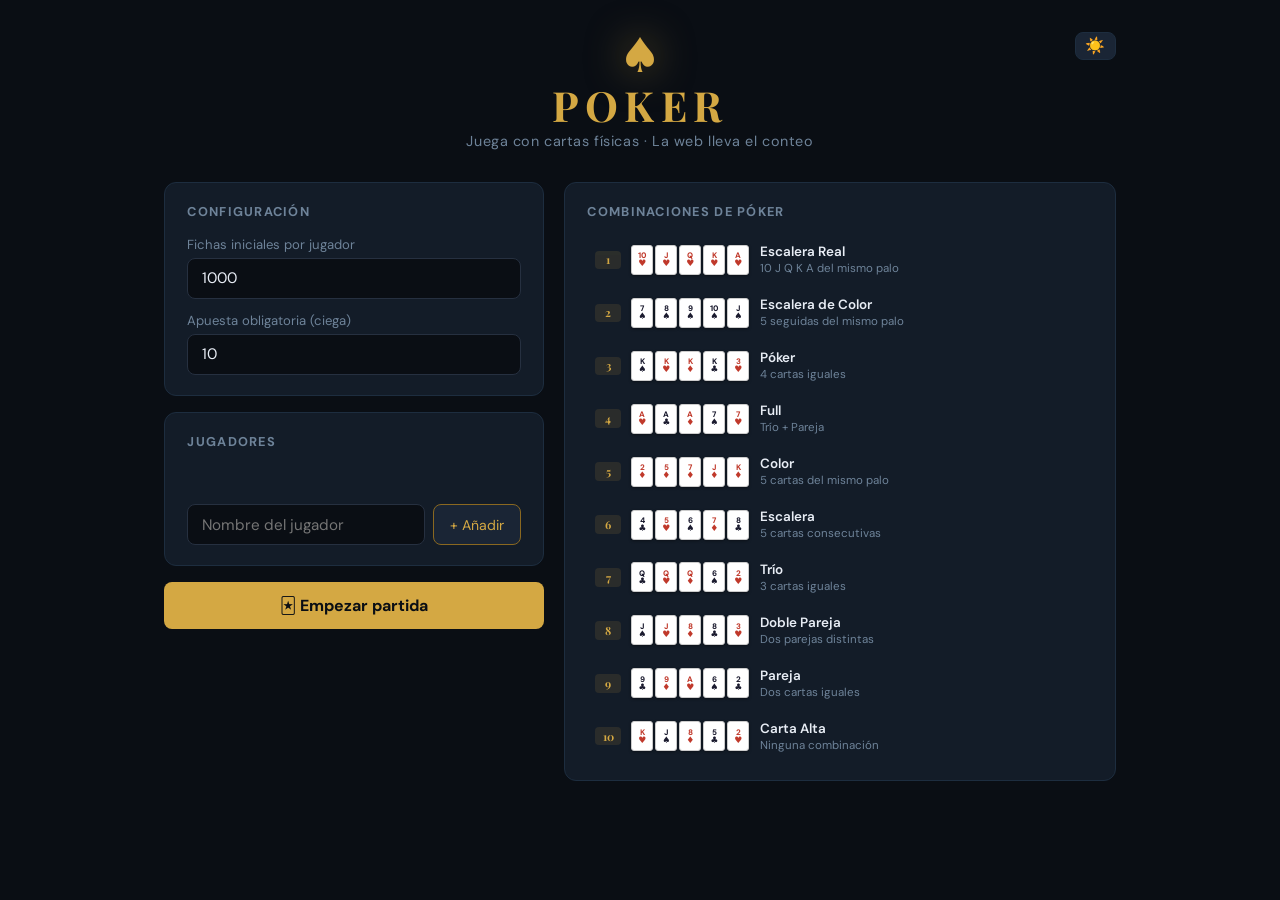
<file: POKER/index.html>
<!DOCTYPE html>
<html lang="es">
<head>
  <meta charset="UTF-8">
  <meta name="viewport" content="width=device-width, initial-scale=1.0">
  <title>Poker — Contador de Fichas</title>
  <link rel="stylesheet" href="styles.css">
</head>
<body>
<div id="app">

  <!-- ══════════════════════ SETUP ══════════════════════ -->
  <section id="setup-screen" class="screen active">
    <div class="setup-wrap">
      <div class="setup-header">
        <div class="logo-suit">♠</div>
        <h1>POKER</h1>
        <p class="subtitle">Juega con cartas físicas · La web lleva el conteo</p>
        <button type="button" id="theme-toggle-setup" class="theme-btn" title="Cambiar tema">☀️</button>
      </div>
      <div class="setup-body">
        <div class="setup-col">
          <div class="setup-card">
            <h2>Configuración</h2>
            <label><span>Fichas iniciales por jugador</span>
              <input type="number" id="initial-money" min="1" value="1000" step="10"></label>
            <label><span>Apuesta obligatoria (ciega)</span>
              <input type="number" id="blind-bet" min="1" value="10" step="1"></label>
          </div>
          <div class="setup-card">
            <h2>Jugadores</h2>
            <div id="players-list"></div>
            <div class="add-player-row">
              <input type="text" id="new-player-name" placeholder="Nombre del jugador" maxlength="20">
              <button type="button" id="add-player-btn">+ Añadir</button>
            </div>
          </div>
          <div id="setup-errors" class="error-msg" hidden></div>
          <button type="button" id="start-game-btn" class="btn-primary">🃏 Empezar partida</button>
        </div>
        <div class="setup-col hands-col">
          <div class="setup-card hands-card">
            <h2>Combinaciones de Póker</h2>
            <div class="hands-visual-list" id="setup-hands-list"></div>
          </div>
        </div>
      </div>
    </div>
  </section>

  <!-- ══════════════════════ GAME ══════════════════════ -->
  <section id="game-screen" class="screen">
    <!-- Top bar -->
    <div class="game-topbar">
      <div class="topbar-left">
        <div class="round-pill">
          <span class="rdot" id="rdot-0"></span>
          <span class="rdot" id="rdot-1"></span>
          <span class="rdot" id="rdot-2"></span>
          <span class="rdot" id="rdot-3"></span>
          <span id="current-round-label" class="round-name">Apuesta inicial</span>
        </div>
      </div>
      <div class="topbar-center"><span class="logo-tiny">♠ POKER</span></div>
      <div class="topbar-right">
        <button type="button" id="theme-toggle" class="theme-btn" title="Cambiar tema">☀️</button>
      </div>
    </div>

    <!-- Two-column layout: table + hands -->
    <div class="game-body" id="game-body">
      <div class="game-arena" id="game-arena">
        <div class="poker-table-wrapper" id="poker-table-wrapper">
          <div class="poker-table">
            <div class="table-felt">
              <div class="table-rail-inner"></div>
              <div class="table-center-content">
                <div class="pot-chips-wrap" id="pot-chips"></div>
                <div class="pot-label-txt">BOTE</div>
                <div id="pot-amount" class="pot-num">0</div>
              </div>
            </div>
          </div>
          <div id="players-seats"></div>
        </div>
      </div>

      <!-- Fixed hands panel -->
      <div class="game-hands-panel">
        <div class="setup-card hands-card compact">
          <h2>Combinaciones</h2>
          <div class="hands-visual-list" id="game-hands-list"></div>
        </div>
      </div>
    </div>

    <!-- Bottom action bar -->
    <div class="action-bar" id="action-bar">
      <div class="action-bar-inner">
        <div class="turn-who">
          <span class="turn-label">Turno de</span>
          <strong id="current-player-name" class="turn-name">—</strong>
        </div>
        <div id="action-buttons" class="action-btns">
          <button type="button" id="btn-pass"  class="btn-action btn-pass">✋ Pasar</button>
          <button type="button" id="btn-call"  class="btn-action btn-call" hidden>🟡 Igualar</button>
          <button type="button" id="btn-raise" class="btn-action btn-raise">📈 Subir</button>
          <button type="button" id="btn-fold"  class="btn-action btn-fold">❌ Retirarse</button>
        </div>
      </div>
    </div>

    <!-- Raise modal -->
    <div id="raise-modal" class="modal" hidden>
      <div class="modal-content">
        <h3>¿Cuánto apuestas?</h3>
        <p class="modal-hint" id="raise-hint">Apuesta total en esta ronda</p>
        <input type="number" id="raise-amount" min="1" placeholder="Cantidad total">
        <div class="quick-bets">
          <button type="button" class="qb qb-sub" data-sub="1000">−1000</button>
          <button type="button" class="qb qb-sub" data-sub="100">−100</button>
          <button type="button" class="qb qb-sub" data-sub="10">−10</button>
          <span class="qb-divider"></span>
          <button type="button" class="qb" data-add="10">+10</button>
          <button type="button" class="qb" data-add="100">+100</button>
          <button type="button" class="qb" data-add="1000">+1000</button>
          <button type="button" class="qb qb-allin" id="btn-allin">All In</button>
        </div>
        <div class="modal-actions">
          <button type="button" id="raise-confirm" class="raise-confirm-btn">✅ Apostar</button>
          <button type="button" id="raise-cancel"  class="raise-cancel-btn">Cancelar</button>
        </div>
      </div>
    </div>
  </section>

  <!-- ══════════════════════ END ══════════════════════ -->
  <section id="end-screen" class="screen">
    <div class="end-wrap">
      <div class="end-main">
        <h1>🏆 Fin de la Mano</h1>
        <div class="end-pot-box">
          <div class="end-pot-chips" id="end-pot-chips"></div>
          <div class="pot-label-txt">BOTE</div>
          <div id="end-pot-amount" class="pot-num big">0</div>
        </div>
        <p id="end-winner-label" class="end-winner-label" hidden></p>
        <div id="end-tie-section" class="end-tie-section" hidden></div>
        <p class="who-won-lbl">¿Quién ha ganado?</p>
        <div id="winner-buttons"></div>
        <div class="end-actions">
          <button type="button" id="add-player-between-btn" class="btn-secondary">+ Añadir jugador</button>
          <button type="button" id="next-hand-btn" class="btn-primary" disabled>Siguiente mano →</button>
        </div>
      </div>
      <div class="end-hands-col">
        <div class="setup-card hands-card compact">
          <h2>Combinaciones</h2>
          <div class="hands-visual-list" id="end-hands-list"></div>
        </div>
      </div>
    </div>
  </section>

  <!-- Modal añadir jugador -->
  <div id="add-player-modal" class="modal" hidden>
    <div class="modal-content">
      <h3>➕ Añadir jugador</h3>
      <p class="modal-hint">Entrará en la siguiente mano con fichas iniciales.</p>
      <input type="text" id="new-player-between-name" placeholder="Nombre" maxlength="20">
      <div class="modal-actions">
        <button type="button" id="add-player-between-confirm" class="raise-confirm-btn">Añadir</button>
        <button type="button" id="add-player-between-cancel"  class="raise-cancel-btn">Cancelar</button>
      </div>
    </div>
  </div>

  <!-- Modal rejoin -->
  <div id="rejoin-modal" class="modal" hidden>
    <div class="modal-content">
      <h3>💸 Sin fichas</h3>
      <p id="rejoin-text"></p>
      <div class="rejoin-actions">
        <button type="button" id="rejoin-yes" class="btn-primary">Sí, volver a jugar</button>
        <button type="button" id="rejoin-no"  class="raise-cancel-btn">No, eliminar</button>
      </div>
    </div>
  </div>

</div>
<script src="app.js"></script>
</body>
</html>
</file>
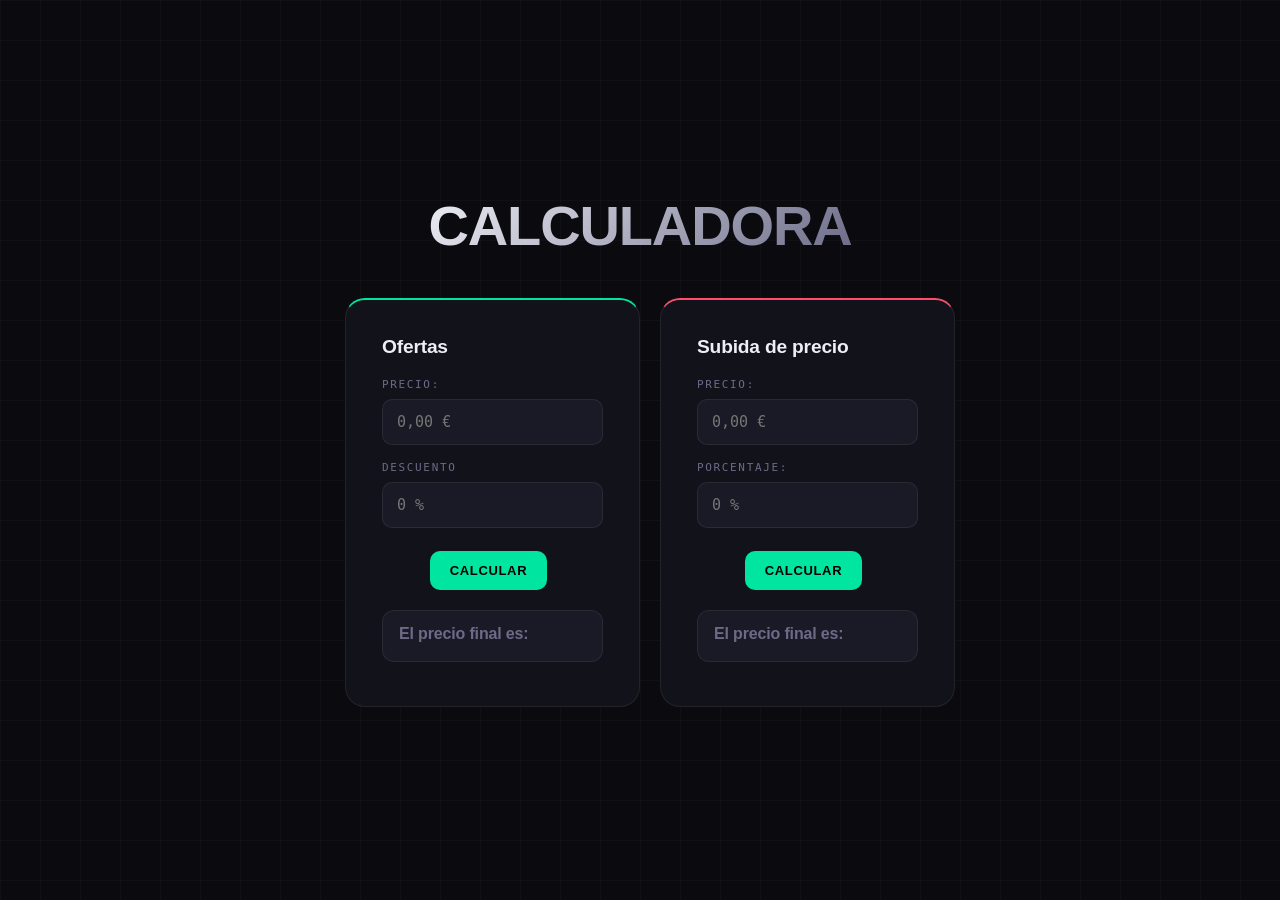
<file: Calculadora de ofertas/calculadora.html>
<!DOCTYPE html>
<html lang="en">
<head>
    <meta charset="UTF-8">
    <meta name="viewport" content="width=device-width, initial-scale=1.0">
    <title>Calculadora de ofertas y subidas de precio</title>
    <script src="script.js"></script>
    <link rel="stylesheet" href="style.css">
</head>
<body>
    <h1>CALCULADORA</h1>
    <div id="flex">
        <br>
        <div class="form">
            <h2>Ofertas</h2>
            <p>Precio: </p>
            <input type="number" id="p_oferta" placeholder="0,00 €">
            <p>Descuento</p>
            <input type="number" id="descuento" placeholder="0 %">
            <br><br>
            <button onclick="limpiar();oferta()">CALCULAR</button>
            <p id="r_oferta">El precio final es:</p>
        </div>

        <div class="form">
            <h2>Subida de precio</h2>
            <p>Precio: </p>
            <input type="number" id="p_subida" placeholder="0,00 €">
            <p>Porcentaje:</p>
            <input type="number" id="subida" placeholder="0 %">
            <br><br>
            <button onclick="limpiar2();subida()">CALCULAR</button>
            <p id="r_subida">El precio final es:</p>
        </div>
    </div>
</body>
</html>
</file>
<file: POKER/styles.css>
@import url('https://fonts.googleapis.com/css2?family=Playfair+Display:wght@700;900&family=DM+Sans:wght@400;500;600;700&display=swap');

/* ══════════════════════ TOKENS — DARK (default) ══════════════════════ */
:root {
  --bg:         #0a0e14;
  --surface:    #131c28;
  --surface2:   #1a2535;
  --surface3:   #212f44;
  --accent:     #d4a843;
  --accent2:    #e8c86a;
  --accent-dim: #8a6820;
  --text:       #e8edf5;
  --text2:      #b0bfcc;
  --muted:      #6e8399;
  --danger:     #e05a52;
  --success:    #3cba58;
  --felt:       #1a6b3c;
  --felt-hi:    #20834a;
  --felt-lo:    #114828;
  --rail:       #8b6520;
  --rail-dark:  #5a3d10;
  --border:     #1d2d3f;
  --border2:    #263040;
  --radius:     12px;
  --font:       'DM Sans', system-ui, sans-serif;
  --fdisplay:   'Playfair Display', Georgia, serif;
  --action-bar-h: 90px;
  --topbar-h:     54px;
  --shadow-modal: 0 20px 60px rgba(0,0,0,.65);
}

/* ══════════════════════ TOKENS — LIGHT ══════════════════════ */
[data-theme="light"] {
  --bg:         #f0f2f5;
  --surface:    #ffffff;
  --surface2:   #f4f6f9;
  --surface3:   #e8ecf2;
  --accent:     #b8860b;
  --accent2:    #d4a017;
  --accent-dim: #c8941a;
  --text:       #1a2535;
  --text2:      #3a4d60;
  --muted:      #7a8fa3;
  --danger:     #d04040;
  --success:    #2a9e48;
  --felt:       #1a6b3c;
  --felt-hi:    #20834a;
  --felt-lo:    #114828;
  --rail:       #8b6520;
  --rail-dark:  #5a3d10;
  --border:     #d8dfe8;
  --border2:    #c8d2de;
  --shadow-modal: 0 20px 60px rgba(0,0,0,.22);
}

*, *::before, *::after { box-sizing: border-box; margin: 0; padding: 0; }
html, body { height: 100%; }

body {
  font-family: var(--font);
  background: var(--bg);
  color: var(--text);
  overflow-x: hidden;
  transition: background .3s, color .3s;
}

#app { min-height: 100%; }
.screen { display: none; }
.screen.active { display: flex; flex-direction: column; min-height: 100vh; }

/* ══════════════════ THEME BUTTON ══════════════════ */
.theme-btn {
  background: var(--surface2);
  border: 1px solid var(--border);
  border-radius: 8px;
  padding: .32rem .6rem;
  font-size: 1rem;
  cursor: pointer;
  line-height: 1;
  transition: background .2s;
}
.theme-btn:hover { background: var(--surface3); }

/* ══════════════════════════════════ SETUP ══════════════════════════════════ */

.setup-wrap {
  max-width: 1000px;
  margin: 0 auto;
  padding: 2rem 1.5rem 3rem;
  width: 100%;
}

.setup-header {
  text-align: center;
  margin-bottom: 2rem;
  position: relative;
}

.setup-header .theme-btn {
  position: absolute;
  right: 0; top: 0;
}

.logo-suit {
  font-size: 3rem;
  color: var(--accent);
  line-height: 1;
  text-shadow: 0 0 40px rgba(212,168,67,.5);
  display: block;
  margin-bottom: .25rem;
}

h1 {
  font-family: var(--fdisplay);
  font-size: 2.6rem;
  letter-spacing: .15em;
  color: var(--accent);
  line-height: 1;
}

.subtitle {
  color: var(--muted);
  font-size: .9rem;
  margin-top: .4rem;
  letter-spacing: .04em;
}

.setup-body {
  display: grid;
  grid-template-columns: 380px 1fr;
  gap: 1.25rem;
  align-items: start;
}

@media (max-width: 760px) {
  .setup-body { grid-template-columns: 1fr; }
  .hands-col { display: none; }
}

.setup-col { display: flex; flex-direction: column; gap: 1rem; }

.setup-card {
  background: var(--surface);
  border-radius: var(--radius);
  padding: 1.25rem 1.4rem;
  border: 1px solid var(--border);
  transition: background .3s, border-color .3s;
}

.setup-card h2 {
  font-size: .8rem;
  text-transform: uppercase;
  letter-spacing: .1em;
  color: var(--muted);
  margin-bottom: 1rem;
}

.setup-card label { display: block; margin-bottom: .8rem; }
.setup-card label:last-of-type { margin-bottom: 0; }
.setup-card label > span {
  display: block;
  font-size: .82rem;
  color: var(--muted);
  margin-bottom: .3rem;
}

input[type="number"], input[type="text"] {
  width: 100%;
  padding: .6rem .85rem;
  border: 1px solid var(--border2);
  border-radius: 8px;
  background: var(--bg);
  color: var(--text);
  font-size: .95rem;
  font-family: var(--font);
  transition: border-color .2s, background .3s, color .3s;
}
input:focus { outline: none; border-color: var(--accent); }

.add-player-row { display: flex; gap: .5rem; margin-top: 1rem; }
.add-player-row input { flex: 1; }

#players-list { display: flex; flex-wrap: wrap; gap: .4rem; min-height: 1.4rem; }

.player-tag {
  display: inline-flex; align-items: center; gap: .3rem;
  background: var(--bg); border: 1px solid var(--border2);
  padding: .3rem .65rem; border-radius: 20px; font-size: .83rem;
}
.player-tag button {
  background: none; border: none; color: var(--muted);
  cursor: pointer; font-size: 1rem; line-height: 1; padding: 0 .1rem;
}
.player-tag button:hover { color: var(--danger); }

.error-msg { color: var(--danger); font-size: .84rem; }

button#add-player-btn {
  background: var(--surface2); color: var(--accent);
  border: 1px solid var(--accent-dim);
  padding: .6rem 1rem; border-radius: 8px;
  cursor: pointer; font-size: .88rem; font-family: var(--font);
  white-space: nowrap; transition: background .2s;
}
button#add-player-btn:hover { background: var(--surface3); }

.btn-primary {
  background: var(--accent); color: #0a0e14;
  border: none; padding: .8rem 1.5rem;
  border-radius: 8px; font-size: 1rem;
  font-weight: 700; font-family: var(--font);
  cursor: pointer; width: 100%;
  transition: background .2s, transform .1s;
}
.btn-primary:hover { background: var(--accent2); }
.btn-primary:active { transform: scale(.98); }
.btn-primary:disabled { opacity: .45; cursor: not-allowed; }

.btn-secondary {
  background: var(--surface2); color: var(--text);
  border: 1px solid var(--border2); padding: .72rem 1.2rem;
  border-radius: 8px; font-size: .9rem;
  font-family: var(--font); cursor: pointer;
  transition: background .2s;
}
.btn-secondary:hover { background: var(--surface3); }

/* ═══════════════════ HANDS TABLE ═══════════════════ */

.hands-card { overflow: hidden; }
.hands-card.compact { max-height: 90vh; overflow-y: auto; }
.hands-visual-list { display: flex; flex-direction: column; gap: .35rem; }

.hand-entry {
  display: flex; align-items: center; gap: .65rem;
  padding: .45rem .5rem; border-radius: 8px;
  transition: background .15s; cursor: default;
}
.hand-entry:hover { background: var(--surface2); }

.hand-rank {
  font-family: var(--fdisplay); font-size: .7rem; font-weight: 700;
  color: var(--accent); background: rgba(212,168,67,.12);
  border-radius: 4px; padding: .1rem .35rem;
  min-width: 1.6rem; text-align: center; flex-shrink: 0;
}

.hand-cards { display: flex; gap: 2px; flex-shrink: 0; }

.mc {
  width: 22px; height: 30px; border-radius: 3px;
  background: #fff; display: flex; flex-direction: column;
  align-items: center; justify-content: center;
  font-size: 9px; font-weight: 800; line-height: 1;
  border: 1px solid #ccc; box-shadow: 0 1px 3px rgba(0,0,0,.4);
  flex-shrink: 0; overflow: hidden;
}
.mc .cv { font-size: 8px; line-height: 1; }
.mc .cs { font-size: 9px; line-height: 1; }
.mc.red { color: #c0392b; }
.mc.blk { color: #1a1a2e; }

.hand-info { flex: 1; min-width: 0; }
.hand-info-name { font-size: .84rem; font-weight: 600; }
.hand-info-desc { font-size: .72rem; color: var(--muted); margin-top: 1px; }

/* ═══════════════════════════════════ GAME ═══════════════════════════════════ */

#game-screen { min-height: 100vh; }

/* Top bar */
.game-topbar {
  height: var(--topbar-h);
  background: rgba(10,14,20,.95);
  border-bottom: 1px solid var(--border);
  display: flex; align-items: center;
  justify-content: space-between;
  padding: 0 1rem;
  position: fixed; top: 0; left: 0; right: 0;
  z-index: 50;
  backdrop-filter: blur(10px);
  transition: background .3s, border-color .3s;
}

[data-theme="light"] .game-topbar {
  background: rgba(240,242,245,.97);
}

.topbar-left, .topbar-right { display: flex; align-items: center; gap: .6rem; flex: 1; }
.topbar-right { justify-content: flex-end; }
.topbar-center { font-family: var(--fdisplay); color: var(--accent); font-size: 1rem; letter-spacing: .12em; }

.round-pill {
  display: flex; align-items: center; gap: .4rem;
  background: var(--surface); border-radius: 20px;
  padding: .3rem .8rem; border: 1px solid var(--border);
}
.rdot {
  width: 7px; height: 7px; border-radius: 50%;
  background: var(--border2); transition: background .3s;
}
.rdot.active { background: var(--accent); }
.round-name { font-size: .82rem; font-weight: 600; color: var(--accent); letter-spacing: .03em; }

/* ─── GAME BODY (two-column layout) ─── */
.game-body {
  position: fixed;
  top: var(--topbar-h);
  left: 0; right: 0;
  bottom: var(--action-bar-h);
  display: grid;
  grid-template-columns: 1fr 280px;
}

@media (max-width: 760px) {
  .game-body { grid-template-columns: 1fr; }
  .game-hands-panel { display: none; }
}

/* ─── GAME ARENA ─── */
.game-arena {
  position: relative;
  display: flex;
  align-items: center;
  justify-content: center;
  overflow: visible;
  min-width: 0;
}

/* ─── GAME HANDS PANEL ─── */
.game-hands-panel {
  border-left: 1px solid var(--border);
  background: var(--surface);
  overflow-y: auto;
  padding: 1rem 1rem 1.5rem;
  transition: background .3s, border-color .3s;
}

/* ─── POKER TABLE ─── */
.poker-table-wrapper { position: relative; }

.poker-table {
  position: relative;
  border-radius: 50%;
  border: 10px solid var(--rail);
  box-shadow:
    0 0 0 4px var(--rail-dark),
    0 0 0 14px #3d2008,
    0 30px 80px rgba(0,0,0,.8),
    inset 0 0 100px rgba(0,0,0,.35);
}

.table-felt {
  width: 100%; height: 100%;
  border-radius: 50%;
  background: radial-gradient(ellipse at 35% 38%,
    var(--felt-hi) 0%, var(--felt) 50%, var(--felt-lo) 100%);
  display: flex; align-items: center; justify-content: center;
  position: relative; overflow: hidden;
}

.table-felt::before {
  content: '';
  position: absolute; inset: 0; border-radius: 50%;
  background: repeating-linear-gradient(
    -45deg, transparent, transparent 24px,
    rgba(0,0,0,.04) 24px, rgba(0,0,0,.04) 25px
  );
}

.table-rail-inner {
  position: absolute; inset: 6%;
  border-radius: 50%;
  border: 1.5px solid rgba(255,255,255,.07);
}

.table-center-content { position: relative; z-index: 2; text-align: center; }

.pot-chips-wrap, .end-pot-chips {
  display: flex; flex-wrap: wrap; justify-content: center;
  gap: 12px; max-width: 220px; margin: 0 auto 8px;
  min-height: 52px; align-items: flex-end;
}


.chip-stack {
  position: relative;
  width: 28px;
  height: 48px;
  display: flex;
  justify-content: center;
}


.chip {
  width: 26px; height: 26px; border-radius: 50%;
  border: 2px dashed rgba(255,255,255,.3);
  box-shadow: 
    0 2px 4px rgba(0,0,0,.6),
    inset 0 0 0 4px rgba(0,0,0,.15),
    inset 0 1px 0 rgba(255,255,255,.2);
  display: flex; align-items: center; justify-content: center;
  position: absolute;
  transition: transform .2s ease-out;
  animation: chipPop .25s ease-out;
}
.chip-v {
  font-size: 8px; font-weight: 800; color: #fff;
  text-shadow: 0 1px 2px rgba(0,0,0,0.8);
  pointer-events: none;
  font-family: var(--font);
  line-height: 1;
}

@keyframes chipPop {
  from { transform: scale(.4) translateY(-20px); opacity: 0; }
  to   { transform: scale(1) translateY(0);    opacity: 1; }
}
.chip.white  { background: #ffffff; border-color: #ccc; }
.chip.white .chip-v { color: #333; text-shadow: none; }
.chip.red    { background: #d32f2f; }
.chip.blue   { background: #1976d2; }
.chip.green  { background: #388e3c; }
.chip.black  { background: #212121; }
.chip.purple { background: #7b1fa2; }

.pot-label-txt {
  font-size: .65rem; letter-spacing: .12em;
  text-transform: uppercase; color: rgba(255,255,255,.45);
}
.pot-num {
  font-family: var(--fdisplay); font-size: 1.8rem;
  font-weight: 900; color: var(--accent2);
  text-shadow: 0 2px 16px rgba(212,168,67,.55);
  line-height: 1.1;
}
.pot-num.big { font-size: 2.4rem; }

/* Pot pulse on round advance */
@keyframes potPulse {
  0%   { transform: scale(1); }
  40%  { transform: scale(1.22); text-shadow: 0 0 28px rgba(212,168,67,.9); }
  100% { transform: scale(1); }
}
.pot-pulse { animation: potPulse .55s ease-out; }

/* ─── PLAYER SEATS ─── */
#players-seats { position: absolute; inset: 0; pointer-events: none; }

.player-seat {
  position: absolute;
  transform: translate(-50%, -50%);
  pointer-events: all;
}

.player-card {
  background: rgba(19,28,40,.92);
  border: 2px solid var(--border2);
  border-radius: 10px;
  padding: .6rem .8rem;
  min-width: 90px; max-width: 120px;
  text-align: center;
  transition: border-color .2s, box-shadow .2s, background .3s;
  backdrop-filter: blur(6px);
}

[data-theme="light"] .player-card {
  background: rgba(255,255,255,.93);
  border-color: var(--border2);
}

.player-card.current-turn {
  border-color: var(--accent);
  box-shadow: 0 0 18px rgba(212,168,67,.45);
}
.player-card.folded { opacity: .35; filter: grayscale(.6); }

.player-card .name {
  font-weight: 700; font-size: .82rem;
  word-break: break-word; margin-bottom: .2rem;
  white-space: nowrap; overflow: hidden; text-overflow: ellipsis;
  display: flex; align-items: center; justify-content: center; gap: .25rem;
}
.player-card .balance { color: var(--muted); font-size: .72rem; }
.player-card .bet {
  margin-top: .15rem; font-size: .68rem;
  color: var(--accent); font-weight: 700;
}
.player-bet-wrap {
  margin-top: 4px;
}
.player-chips-container {
  display: flex;
  justify-content: center;
  gap: 8px;
  transform: scale(0.7);
  margin-top: -8px;
}
.player-card.folded .player-chips-container { opacity: 0; }


.player-card.current-turn::before {
  content: '▼';
  position: absolute; top: -18px; left: 50%;
  transform: translateX(-50%);
  font-size: .75rem; color: var(--accent);
  animation: arrowBounce .8s ease-in-out infinite;
}
@keyframes arrowBounce {
  0%,100% { transform: translateX(-50%) translateY(0); }
  50%     { transform: translateX(-50%) translateY(-4px); }
}

/* ─── DEALER / BLIND BADGES ─── */
.badge {
  display: inline-flex; align-items: center; justify-content: center;
  width: 18px; height: 18px; border-radius: 50%;
  font-size: .6rem; font-weight: 900; line-height: 1;
  flex-shrink: 0; vertical-align: middle;
}
.badge-d  { background: var(--accent); color: #0a0e14; }
.badge-sb { background: #3a7bd5;       color: #fff; }
.badge-bb { background: #e05a52;       color: #fff; }

/* ─── DEAL ANIMATION ─── */
@keyframes dealIn {
  0%   { transform: scale(.7) translateY(-12px); opacity: 0; }
  60%  { transform: scale(1.06) translateY(2px);  opacity: 1; }
  100% { transform: scale(1) translateY(0);        opacity: 1; }
}
.deal-anim { animation: dealIn .42s cubic-bezier(.22,.68,0,1.2); }

/* ─── ACTION FLASH ─── */
@keyframes flashAnim {
  0%   { opacity: 1; }
  50%  { opacity: .55; }
  100% { opacity: 1; }
}
.action-flash { animation: flashAnim .45s ease-out; }

.action-pass  { box-shadow: 0 0 14px rgba(110,131,153,.7)  !important; }
.action-call  { box-shadow: 0 0 16px rgba(212,168,67,.75)  !important; }
.action-raise { box-shadow: 0 0 20px rgba(60,186,88,.8)   !important; }
.action-fold  { box-shadow: 0 0 16px rgba(224,90,82,.75)   !important; }

/* ─── ACTION BAR ─── */
.action-bar {
  position: fixed; bottom: 0; left: 0; right: 0;
  height: var(--action-bar-h);
  background: rgba(10,14,20,.97);
  border-top: 1px solid var(--border);
  z-index: 50; backdrop-filter: blur(12px);
  display: flex; align-items: center;
  transition: background .3s;
}

[data-theme="light"] .action-bar {
  background: rgba(240,242,245,.97);
}

.action-bar-inner {
  width: 100%; max-width: 900px; margin: 0 auto;
  padding: 0 1rem;
  display: flex; align-items: center; gap: 1rem;
}

.turn-who { display: flex; flex-direction: column; gap: 1px; min-width: 90px; flex-shrink: 0; }
.turn-label { font-size: .7rem; color: var(--muted); text-transform: uppercase; letter-spacing: .06em; }
.turn-name  { font-size: 1rem; color: var(--accent); font-family: var(--fdisplay); }

.action-btns { display: flex; gap: .5rem; flex: 1; flex-wrap: wrap; }

.btn-action {
  padding: .55rem 1.1rem; border-radius: 8px;
  font-size: .88rem; font-family: var(--font); font-weight: 700;
  cursor: pointer; border: 2px solid transparent;
  transition: all .15s; white-space: nowrap;
}

.btn-pass  { background: var(--surface2); color: var(--text); border-color: var(--border2); }
.btn-pass:hover  { border-color: var(--muted); }
.btn-call  { background: rgba(212,168,67,.14); color: var(--accent); border-color: var(--accent-dim); }
.btn-call:hover  { background: rgba(212,168,67,.26); }
.btn-raise { background: rgba(60,186,88,.12); color: var(--success); border-color: rgba(60,186,88,.35); }
.btn-raise:hover { background: rgba(60,186,88,.24); }
.btn-fold  { background: rgba(224,90,82,.1); color: var(--danger); border-color: rgba(224,90,82,.3); }
.btn-fold:hover  { background: rgba(224,90,82,.2); }

/* ═══════════════════════════════════ MODALS ═══════════════════════════════════ */

.modal {
  position: fixed; inset: 0;
  background: rgba(0,0,0,.75);
  display: flex; align-items: center; justify-content: center;
  z-index: 200; padding: 1rem; backdrop-filter: blur(6px);
}
.modal[hidden] { display: none !important; }

.modal-content {
  background: var(--surface); border-radius: var(--radius);
  padding: 1.6rem 1.75rem; max-width: 360px; width: 100%;
  border: 1px solid var(--border2); box-shadow: var(--shadow-modal);
  transition: background .3s;
}
.modal-content h3 {
  font-family: var(--fdisplay); font-size: 1.25rem;
  color: var(--accent); margin-bottom: .5rem;
}
.modal-hint { font-size: .8rem; color: var(--muted); margin-bottom: .7rem; }
.modal-content input { width: 100%; margin-bottom: .75rem; }

.quick-bets { display: flex; gap: .4rem; margin-bottom: 1rem; flex-wrap: wrap; align-items: center; }
.qb {
  flex: 1; padding: .5rem .2rem; border-radius: 6px;
  border: 1px solid var(--border2);
  background: var(--bg); color: var(--text);
  font-size: .82rem; font-family: var(--font); font-weight: 700;
  cursor: pointer; transition: all .15s;
}
.qb:hover { border-color: var(--accent-dim); color: var(--accent); background: var(--surface2); }
.qb-allin { background: rgba(212,168,67,.12); color: var(--accent); border-color: var(--accent-dim); }
.qb-allin:hover { background: rgba(212,168,67,.24); }
.qb-sub { background: rgba(224,90,82,.08); color: var(--danger); border-color: rgba(224,90,82,.3); }
.qb-sub:hover { background: rgba(224,90,82,.2); border-color: var(--danger); }
.qb-divider { width: 1px; background: var(--border2); margin: 0 2px; align-self: stretch; flex-shrink: 0; }

.modal-actions { display: flex; gap: .5rem; }
.raise-confirm-btn {
  flex: 1; padding: .65rem; border-radius: 8px;
  border: none; font-size: .95rem; font-family: var(--font);
  font-weight: 700; cursor: pointer;
  background: var(--accent); color: #0a0e14;
  transition: background .15s;
}
.raise-confirm-btn:hover { background: var(--accent2); }
.raise-cancel-btn {
  flex: 1; padding: .65rem; border-radius: 8px;
  border: 1px solid var(--border2); font-size: .95rem;
  font-family: var(--font); cursor: pointer;
  background: var(--surface2); color: var(--text);
}
.raise-cancel-btn:hover { background: var(--surface3); }

.rejoin-actions { display: flex; gap: .5rem; margin-top: 1rem; }
.rejoin-actions .btn-primary { max-width: none; }

/* ═══════════════════════════════════ END SCREEN ═══════════════════════════════════ */

#end-screen { padding: 2rem 1.5rem; }

.end-wrap {
  max-width: 960px; margin: 0 auto;
  display: grid; grid-template-columns: 1fr 280px; gap: 1.5rem;
  align-items: start;
}
@media (max-width: 720px) {
  .end-wrap { grid-template-columns: 1fr; }
  .end-hands-col { display: none; }
}

.end-main h1 {
  font-family: var(--fdisplay); font-size: 2rem;
  color: var(--accent); margin-bottom: 1rem;
}

.end-pot-box {
  background: var(--surface); border: 1px solid var(--border);
  border-radius: var(--radius); padding: 1.1rem 1.4rem;
  display: inline-block; text-align: center; margin-bottom: 1.25rem;
}

.end-winner-label {
  font-family: var(--fdisplay); font-size: 1.1rem;
  color: var(--accent); font-weight: 700; margin: .5rem 0;
}

.who-won-lbl { color: var(--muted); font-size: .88rem; margin: 1rem 0 .5rem; }

#winner-buttons { display: flex; flex-wrap: wrap; gap: .5rem; margin-bottom: 1.5rem; }
#winner-buttons button {
  background: var(--surface); color: var(--text);
  border: 2px solid var(--border2); padding: .6rem 1.1rem;
  border-radius: 8px; font-size: .9rem;
  font-family: var(--font); cursor: pointer; transition: all .15s;
}
#winner-buttons button:hover { border-color: var(--accent); color: var(--accent); }
#winner-buttons button.winner-selected {
  border-color: var(--accent); color: var(--accent);
  background: rgba(212,168,67,.15);
}
.btn-empate { border-style: dashed !important; color: var(--muted) !important; }
.btn-empate:hover, .btn-empate.active {
  border-color: var(--accent) !important; color: var(--accent) !important;
}

.end-actions { display: flex; gap: .75rem; flex-wrap: wrap; }
.end-actions .btn-primary { max-width: 200px; }

.end-tie-section {
  margin: .75rem 0; padding: 1rem;
  background: var(--surface); border-radius: var(--radius);
  border: 1px solid var(--border);
}
.end-tie-question { font-weight: 600; margin-bottom: .75rem; font-size: .92rem; }
.end-tie-checkboxes { display: flex; flex-wrap: wrap; gap: .45rem; }
.end-tie-option {
  display: flex; align-items: center; gap: .4rem;
  cursor: pointer; font-size: .88rem;
  padding: .38rem .7rem; border-radius: 8px;
  background: var(--bg); border: 1px solid var(--border2);
  transition: all .15s;
}
.end-tie-option:hover { border-color: var(--accent-dim); }
.end-tie-option:has(input:checked) {
  border-color: var(--accent);
  background: rgba(212,168,67,.12); color: var(--accent);
}
.end-tie-option input { position: absolute; opacity: 0; width: 0; height: 0; }
</file>
<file: Calculadora de ofertas/style.css>
*, *::before, *::after {
    box-sizing: border-box;
    margin: 0;
    padding: 0;
}

:root {
    --bg: #0a0a0f;
    --surface: #12121a;
    --surface2: #1a1a26;
    --accent-green: #00e5a0;
    --accent-red: #ff4d6d;
    --text: #eeeef5;
    --muted: #6b6b88;
    --border: rgba(255, 255, 255, 0.07);
}

body {
    background-color: var(--bg);
    background-image:
        linear-gradient(rgba(255,255,255,0.025) 1px, transparent 1px),
        linear-gradient(90deg, rgba(255,255,255,0.025) 1px, transparent 1px);
    background-size: 40px 40px;
    font-family: 'DM Mono', monospace;
    color: var(--text);
    min-height: 100vh;
    display: flex;
    flex-direction: column;
    align-items: center;
    justify-content: center;
    padding: 40px 20px;
}

h1 {
    font-family: 'Syne', sans-serif;
    font-size: clamp(2rem, 6vw, 3.5rem);
    font-weight: 800;
    letter-spacing: -0.02em;
    text-align: center;
    margin-bottom: 40px;
    background: linear-gradient(135deg, var(--text) 0%, var(--muted) 100%);
    -webkit-background-clip: text;
    -webkit-text-fill-color: transparent;
    background-clip: text;
}

#flex {
    display: flex;
    gap: 20px;
    flex-wrap: wrap;
    justify-content: center;
}

.form {
    background-color: var(--surface);
    border: 1px solid var(--border);
    padding: 36px;
    margin: 0;
    border-radius: 20px;
    min-width: 280px;
    max-width: 340px;
    flex: 1;
    transition: transform 0.3s;
    text-align: center;
}

.form p, .form input, .form h2 {
    text-align: left;
}

.form:hover {
    transform: translateY(-4px);
}

.form:first-of-type {
    border-top: 2px solid var(--accent-green);
}

.form:last-of-type {
    border-top: 2px solid var(--accent-red);
}

h2 {
    font-family: 'Syne', sans-serif;
    font-size: 1.2rem;
    font-weight: 700;
    margin-bottom: 20px;
    letter-spacing: -0.01em;
}

p {
    font-size: 11px;
    letter-spacing: 0.15em;
    text-transform: uppercase;
    color: var(--muted);
    margin-top: 16px;
    margin-bottom: 8px;
    font-weight: 400;
}

input {
    width: 100%;
    background: var(--surface2);
    border: 1px solid var(--border);
    border-radius: 10px;
    padding: 13px 14px;
    color: var(--text);
    font-family: 'DM Mono', monospace;
    font-size: 15px;
    outline: none;
    transition: border-color 0.2s, box-shadow 0.2s;
}

input::-webkit-outer-spin-button,
input::-webkit-inner-spin-button {
    -webkit-appearance: none;
}

input:focus {
    border-color: rgba(255, 255, 255, 0.2);
    box-shadow: 0 0 0 3px rgba(255, 255, 255, 0.04);
}

button {
    border: none;
    border-radius: 10px;
    padding: 12px 20px;
    font-family: 'Syne', sans-serif;
    font-size: 13px;
    font-weight: 700;
    letter-spacing: 0.05em;
    cursor: pointer;
    margin-top: 4px;
    transition: opacity 0.2s, transform 0.15s;
}

button:active {
    transform: scale(0.97);
}

button:first-of-type {
    background: var(--accent-green);
    color: #000;
    margin-right: 8px;
}



button:hover {
    opacity: 0.85;
}

#r_oferta,
#r_subida {
    margin-top: 20px;
    padding: 14px 16px;
    background: var(--surface2);
    border: 1px solid var(--border);
    border-radius: 12px;
    font-family: 'Syne', sans-serif;
    font-size: 1rem;
    font-weight: 700;
    color: var(--muted);
    letter-spacing: -0.01em;
    text-transform: none;
    min-height: 52px;
}
</file>
